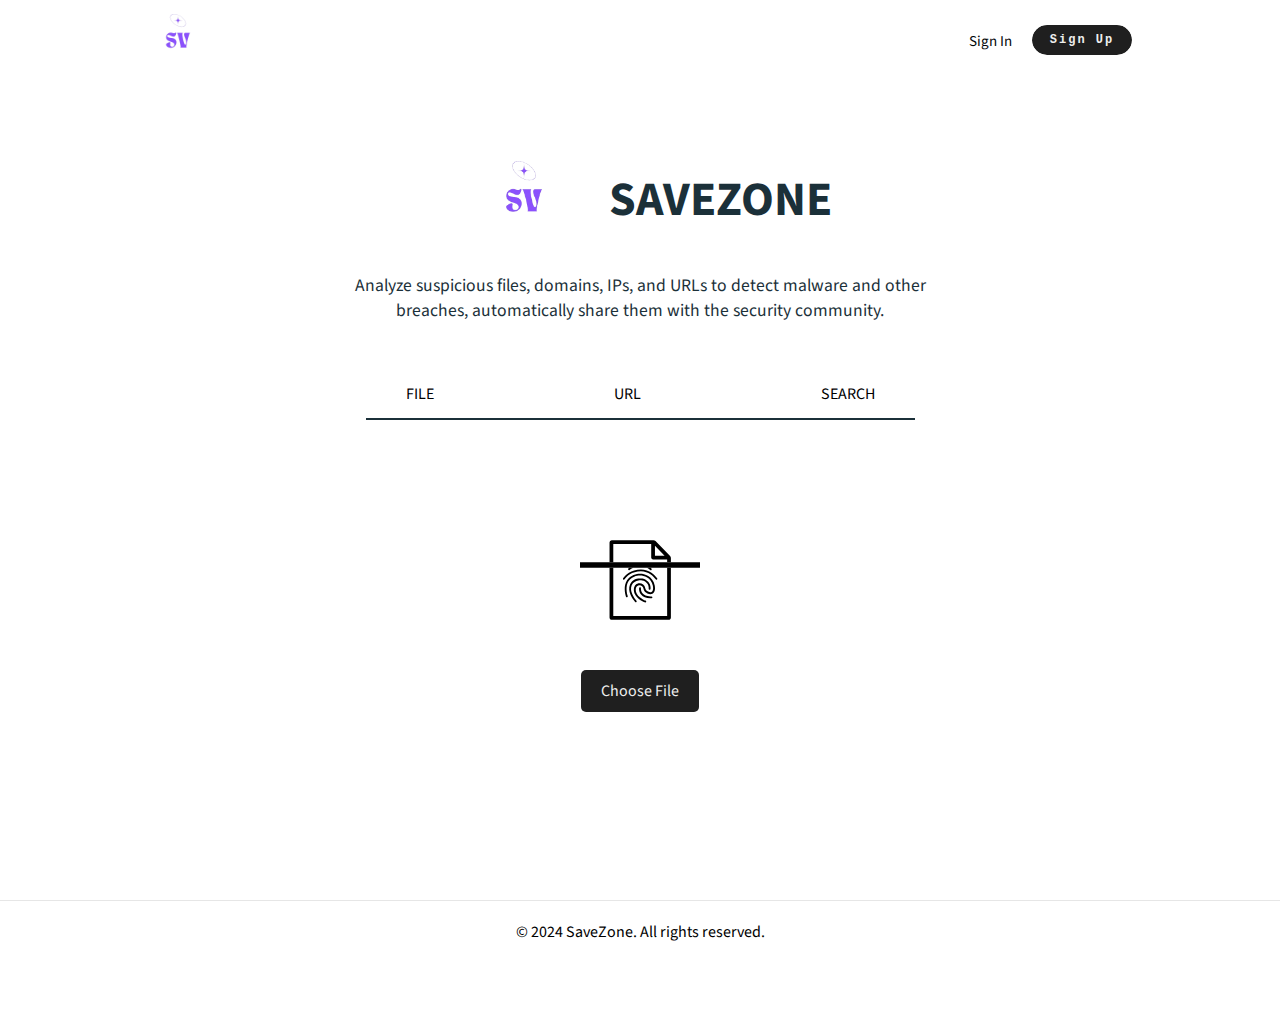
<file: SaveZone/index.html>
<!DOCTYPE html>
<html lang="en">
<head>
    <meta charset="UTF-8">
    <meta name="viewport" content="width=device-width, initial-scale=1.0">
    <title>Navbar Dos</title>
    <link rel="stylesheet" href="https://fonts.googleapis.com/css2?family=Source+Sans+Pro:wght@400;600&display=swap">
    <link rel="stylesheet" href="styles.css">
</head>
<body>
    <header class="header">
        <div class="logo">
            <img src="img/logo1.png" alt="Logo de la marca">
        </div>
        <nav>
            <ul class="nav-links">
                <li><a href="signin/signin.html">Sign In</a></li>
                <li>
                    <a href="signup/signup.html">
                        <button class="btn">
                            <span>Sign Up</span>
                            <div class="container">
                                <svg height="35" width="35" xmlns="http://www.w3.org/2000/svg" version="1.1" viewBox="0 0 1024 1024" class="icon">
                                    <!-- Iconos SVG aquí -->
                                </svg>
                            </div>
                        </button>
                    </a>
                </li>
            </ul>            
        </nav>
    </header>

    <main class="main-content">
        <div class="center-content">
            <img src="img/logo1.png" alt="Logo de la marca" class="center-logo">
            <h1 class="page-title">SAVEZONE</h1>
        </div>
        <p class="description">
            Analyze suspicious files, domains, IPs, and URLs to detect malware and other breaches, automatically share them with the security community.
        </p>
        <div class="button-group">
            <button class="action-button" onclick="showFileChooser()">FILE</button>
            <button class="action-button" onclick="showUrlInput()">URL</button>
            <button class="action-button">SEARCH</button>
        </div>
        <div class="container">
            <div id="fileInputContainer">
                <input type="file" id="fileInput">
                <svg xmlns="http://www.w3.org/2000/svg" height="80" fill="currentColor" viewBox="0 0 256 170">
                    <g>
                      <path style="fill: var(--bs-body-color)" d="M71 8h80.9v29.1c0 2.2 1.8 4 4 4h30V47h8v-9.1c0-1.6-.6-3.1-1.7-4.2L161.1 1.8C160 .6 158.4 0 156.8 0H68c-2.8 0-5 2.2-5 5v42h8V8Zm88.9 4 20.5 21h-20.5V12Z"></path>
                      <path style="fill: var(--bs-tertiary-color)" fill-rule="evenodd" d="M185.9 161.9H71V59h-8v105.9c0 2.8 2.2 5 5 5h120.9c2.8 0 5-2.2 5-5V59h-8v102.9ZM103 63.3c.7.8 2 .9 2.8.2 1.8-1.6 4.6-3.2 8-4.5h-8.7c-.7.5-1.3 1-1.9 1.5-.9.7-.9 2-.2 2.8Zm49.5.1c.8-.8.7-2.1-.1-2.8l-1.8-1.5h-7.7c2.4 1.1 4.7 2.6 6.8 4.5.7.6 2 .6 2.8-.2Zm-41.1 51.7c-2.6-6.1-3.7-12.8-1.1-18.8 2.9-6.7 8.6-9.6 14.3-10.4 2.9-.4 5.7-.3 8.1.1 2.4.4 4.3 1.1 5.2 1.7 4.7 3.1 9.5 7.7 8.6 16.1-.1 1.1.7 2.1 1.8 2.2 1.1.1 2.1-.7 2.2-1.8 1.1-10.6-5.1-16.5-10.4-19.9-1.6-1-4-1.8-6.7-2.3-2.8-.5-6-.6-9.3-.1-6.7 1-13.8 4.5-17.4 12.8-3.2 7.4-1.7 15.4 1.1 21.9 2.8 6.6 7 12.2 9.8 15.2.7.8 2 .9 2.8.1.8-.7.9-2 .1-2.8-2.6-2.7-6.5-7.9-9.1-14ZM128 71.5c4.4-.1 11.3 1.2 17.5 4.9 6.3 3.8 12 10.2 13.9 20.3 1.2 6.1.7 10.7-1.2 13.9-1.9 3.2-5.1 4.6-8.3 4.6-3.2 0-6.5-1.3-9.1-3.3-2.6-2.1-4.7-5-5.3-8.5-.8-4.7-4.7-7.4-8.6-7.3-2 0-3.8.7-5.2 2.1-1.5 1.4-2.6 3.6-2.8 7-.4 6.6 3.6 12.4 8.7 16.8 2.5 2.1 5.1 3.9 7.4 5.1 2.3 1.2 4 1.8 4.6 1.9 1.1.1 1.8 1.1 1.7 2.2-.1 1.1-1.1 1.8-2.2 1.7-1.3-.2-3.6-1.1-6-2.4-2.4-1.3-5.4-3.2-8.1-5.6-5.5-4.7-10.7-11.7-10.1-20.1.2-4.1 1.7-7.3 3.9-9.5s5.1-3.3 7.9-3.3c5.6-.1 11.4 3.8 12.6 10.6.4 2.3 1.9 4.4 3.9 6 2 1.6 4.5 2.5 6.6 2.5 2.1 0 3.8-.8 4.9-2.7 1.2-2 1.8-5.5.7-11.1-1.7-8.7-6.6-14.2-12.1-17.5-5.6-3.4-11.7-4.5-15.4-4.4h-.1c-5.3-.2-17.6 2.1-24.3 12.1-3.2 5-4.3 11.2-4.2 17.2.1 6 1.4 11.5 2.5 14.6.4 1-.2 2.1-1.2 2.5-1 .4-2.1-.2-2.5-1.2-1.2-3.5-2.6-9.4-2.7-15.8-.1-6.4 1-13.5 4.9-19.4C108 73.8 122 71.3 128 71.5Zm5.8 42.5c3.1 3.6 8.7 6.6 18.6 6 1.1-.1 2 .8 2.1 2 0 1.1-.8 2-1.9 2.1-10.9.6-17.8-2.7-21.9-7.4-4-4.7-5-10.4-4.7-14.3 0-1.1 1-2 2.1-1.9 1.1 0 2 1 1.9 2.1-.2 3.1.6 7.7 3.8 11.4ZM95.2 83.5c-.5 1-1.8 1.3-2.7.7-1-.6-1.3-1.8-.7-2.7 4-6.5 17-19 38.2-19 18 0 30.5 12.6 34.7 18.9.6.9.3 2.2-.6 2.8-.9.6-2.2.3-2.8-.6-3.8-5.7-15.2-17.1-31.3-17.1-19.6 0-31.4 11.5-34.8 17Z" clip-rule="evenodd"></path>
                      <path style="fill: var(--bs-primary)" d="M185.9 47H0v12h256V47h-70.1Z"></path>
                  
                    </g>
                  </svg>
                  
                <label for="fileInput" class="file-label">Choose File</label>
            </div>
        </div>
    
        <script>
            document.getElementById('fileInput').addEventListener('change', async (event) => {
                const file = event.target.files[0];
                if (file) {
                    const formData = new FormData();
                    formData.append('file', file);
    
                    try {
                        const response = await fetch('http://localhost:9090/api/virus/files', {
                            method: 'POST',
                            body: formData,
                        });
                        const result = await response.json();
                        const id = result.data.id;
                        console.log('ID:', id);
    
                        // Consumir la segunda ruta con el ID obtenido
                        const analysisResponse = await fetch(`http://localhost:9090/api/virus/analyses/${id}`, {
                            method: 'GET'
                        });
                        const analysisResult = await analysisResponse.json();
    
                        // Obtener el nombre del archivo
                        const fileName = file.name;
    
                        // Redirigir a la página de resultados con los datos obtenidos
                        const params = new URLSearchParams({
                            detectionRatio: `${analysisResult.data.attributes.stats.malicious}/${analysisResult.data.attributes.stats.undetected + analysisResult.data.attributes.stats.malicious}`,
                            malicious: analysisResult.data.attributes.stats.malicious,
                            failure: analysisResult.data.attributes.stats.failure,
                            undetected: analysisResult.data.attributes.stats.undetected,
                            suspicious: analysisResult.data.attributes.stats.suspicious,
                            harmless: analysisResult.data.attributes.stats.harmless,
                            timeout: analysisResult.data.attributes.stats.timeout,
                            typeUnsupported: analysisResult.data.attributes.stats['type-unsupported'],
                            confirmedTimeout: analysisResult.data.attributes.stats['confirmed-timeout'],
                            fileName: fileName 
                            
                        });
    
                        window.location.href = `detalles/results.html?${params.toString()}`;
                    } catch (error) {
                        console.error('Error:', error);
                    }
                }
            });
        </script>
        
        <div id="urlInputContainer">
            <!-- SVG y campo de entrada para la URL -->
            <svg xmlns="http://www.w3.org/2000/svg" height="70" viewBox="0 0 746 525">
                <path style="fill: var(--bs-tertiary-bg)" d="M596.5 241h-90.2c-.3-11.5-1.1-22.8-2.2-34h-30.2c1.2 11.1 2 22.5 2.3 34H386v-34h-30v34h-90.2c.4-11.5 1.1-22.9 2.3-34h-30.2c-1.1 11.1-1.8 22.5-2.2 34h-90.2c.8-11.5 2.4-22.9 4.8-34h-30.7c-3.1 16-4.7 32.4-4.7 49 0 68.4 26.6 132.7 75 181 48.4 48.4 112.6 75 181 75s132.7-26.6 181-75c48.4-48.4 75-112.6 75-181 0-16.6-1.6-33-4.7-49h-30.7c2.6 11.1 4.2 22.5 5 34zM171.1 361.5c-14.7-27.8-23.4-58.5-25.5-90.4h90.2c.9 31.6 4.8 62.2 11.5 90.4h-76.2zm40.1 54.3c-7.6-7.6-14.6-15.7-21.1-24.3h65.4c4.8 14.8 10.4 28.8 16.9 41.6 6.8 13.5 14.2 25.5 22.2 35.7-31-11.1-59.4-29-83.4-53zm88 3.9c-4.4-8.8-8.4-18.2-12-28.2H356v87.9c-20.7-6.9-40.8-27.8-56.8-59.7zm56.8-58.2h-77.9c-7.1-27.8-11.3-58.5-12.3-90.4H356v90.4zm30-90.5h90.2c-1 32-5.2 62.6-12.3 90.4H386V271zm0 208.4v-87.9h68.7c-3.6 9.9-7.6 19.4-12 28.2-15.9 31.9-36 52.8-56.7 59.7zm144.8-63.6c-24 24-52.4 41.9-83.4 53 8-10.2 15.5-22.1 22.2-35.7 6.4-12.8 12-26.8 16.9-41.6h65.4c-6.5 8.6-13.5 16.7-21.1 24.3zm40.1-54.3h-76.1c6.6-28.2 10.5-58.8 11.5-90.4h90.2c-2.1 31.9-10.8 62.6-25.6 90.4z"></path>
                <path style="fill: var(--bs-body-color)" d="M150.4 207c4.3-19.7 11.3-38.7 20.7-56.5h76.1c-4.2 18-7.3 36.9-9.3 56.5h30.2c2.1-19.7 5.4-38.7 10-56.5H356V207h30v-56.5h77.9c4.5 17.8 7.9 36.8 10 56.5h30.2c-1.9-19.6-5.1-38.5-9.3-56.5h76.1c9.4 17.8 16.3 36.7 20.7 56.5h30.7c-9.6-49.7-33.7-95.4-70.3-132C503.7 26.6 439.4 0 371 0S238.3 26.6 190 75c-36.6 36.6-60.7 82.3-70.3 132h30.7zM530.8 96.2c7.6 7.6 14.6 15.7 21.1 24.3h-65.4c-4.8-14.8-10.4-28.8-16.9-41.6-6.8-13.5-14.2-25.5-22.2-35.7 31 11.1 59.4 29 83.4 53zM386 32.6c20.7 6.9 40.8 27.8 56.7 59.7 4.4 8.8 8.4 18.2 12 28.2H386V32.6zm-30 0v87.9h-68.7c3.6-9.9 7.6-19.4 12-28.2 15.9-31.9 36-52.8 56.7-59.7zM211.2 96.2c24-24 52.4-41.9 83.4-53-8 10.2-15.5 22.1-22.2 35.7-6.4 12.8-12 26.8-16.9 41.6h-65.4c6.5-8.6 13.5-16.7 21.1-24.3z"></path>
                <path style="fill: var(--bs-primary)" d="M.5 177h745v30H.5z"></path>
            </svg>
            <form id="urlForm">
                <input type="text" id="urlInput" placeholder="Enter URL">
                <button type="submit">Enviar</button>
            </form>
        </div>
        
        
        <script>
            document.addEventListener('DOMContentLoaded', function() {
                const form = document.getElementById('urlForm');
            
                form.addEventListener('submit', function(event) {
                    event.preventDefault(); 
            
                    const urlInput = document.getElementById('urlInput').value;
            
                    const apiUrl = 'http://localhost:9090/api/client';
            
                    const data = {
                        url: urlInput
                    };
            
                    const options = {
                        method: 'POST',
                        headers: {
                            'Content-Type': 'application/json'
                        },
                        body: JSON.stringify(data)
                    };
            
                    async function sendRequest() {
                        try { 
                            const response = await fetch(apiUrl, options);
                if (!response.ok) {
                    throw new Error('Error en la solicitud: ' + response.statusText);
                }
                const responseData = await response.json();

                // Formatear la respuesta en HTML
                const formattedResponse = `
                    <p><strong>URL:</strong> ${responseData.url}</p>
                    <p><strong>Prediction:</strong> ${responseData.prediction}</p>
                    <ul>
                        <li><strong>Benign:</strong> ${responseData.probabilities.benign}</li>
                        <li><strong>Defacement:</strong> ${responseData.probabilities.defacement}</li>
                        <li><strong>Malware:</strong> ${responseData.probabilities.malware}</li>
                        <li><strong>Phishing:</strong> ${responseData.probabilities.phishing}</li>
                    </ul>
                `;

                // Mostrar el contenedor y la respuesta formateada
                const apiResponseContainer = document.getElementById('apiResponseContainer');
                apiResponseContainer.style.display = 'block';
                const apiResponse = document.getElementById('apiResponse');
                apiResponse.innerHTML = formattedResponse;
            } catch (error) {
                console.error('Error:', error);
                alert('Error al enviar la solicitud');
            }
        }

        // Llamar a la función para enviar la solicitud
        sendRequest();
    });
});
</script>
        
        
       
        
    </main>
    <footer class="footer">
        <div class="footer-content">
            <p>© 2024 SaveZone. All rights reserved.</p>
        </div>
    </footer>

    <script>
        function showFileChooser() {
            document.getElementById('fileInputContainer').style.display = 'block';
            document.getElementById('urlInputContainer').style.display = 'none';
        }

        function showUrlInput() {
            document.getElementById('fileInputContainer').style.display = 'none';
            document.getElementById('urlInputContainer').style.display = 'block';
        }
    </script>
    
    
</body>
</html>
</file>
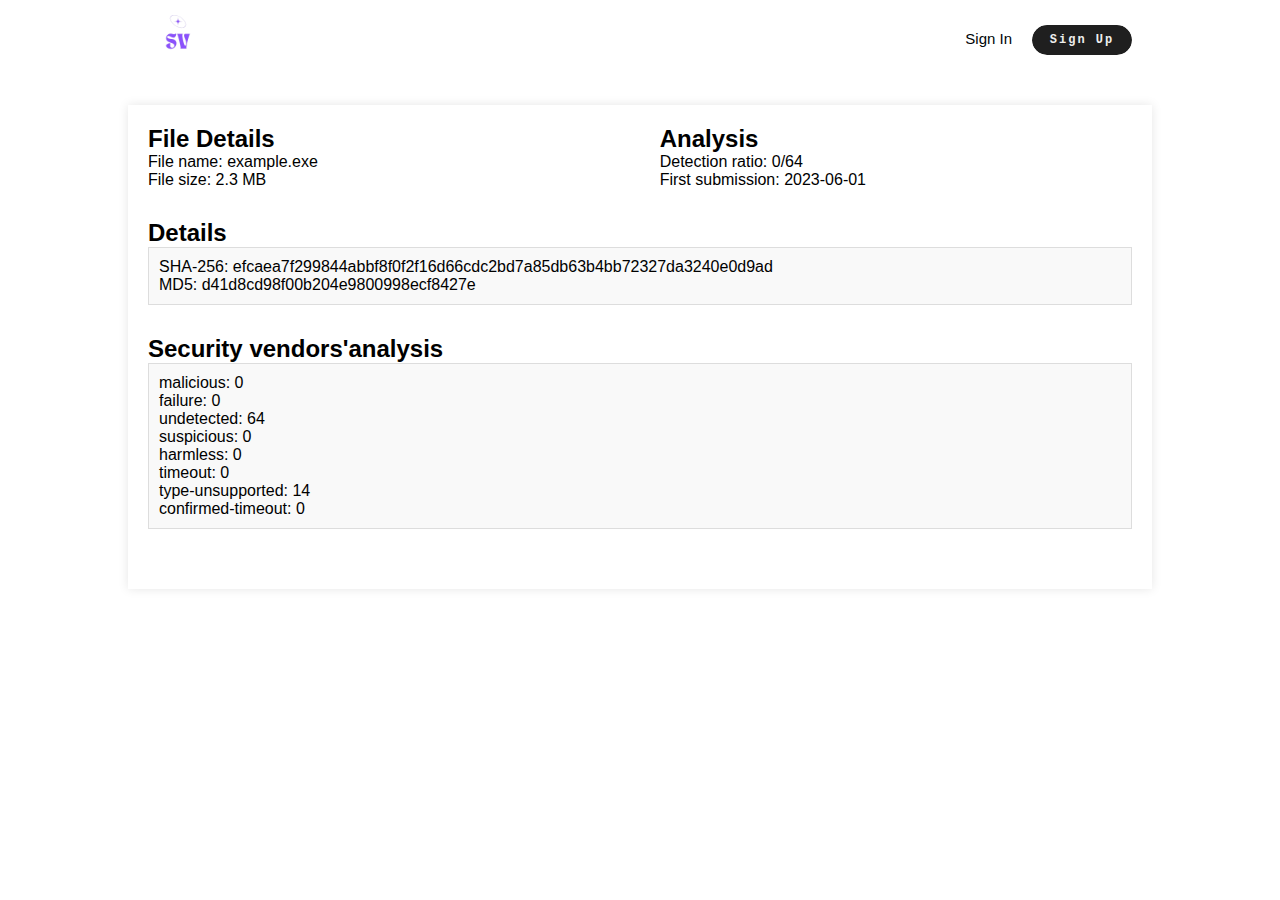
<file: SaveZone/detalles/detalles.html>
<!DOCTYPE html>
<html lang="en">
<head>
    <meta charset="UTF-8">
    <meta name="viewport" content="width=device-width, initial-scale=1.0">
    <link rel="stylesheet" href="detalles.css">
    <title>SaveZone</title>
</head>
<body>
    <header class="header">
        <div class="logo">
            <img src="../img/logo1.png" alt="Logo de la marca">
        </div>
        <nav>
            <ul class="nav-links">
                <li><a href="signin/signin.html">Sign In</a></li>
                <li>
                    <a href="signup/signup.html">
                        <button class="btn">
                            <span>Sign Up</span>
                            <div class="container">
                                <svg height="35" width="35" xmlns="http://www.w3.org/2000/svg" version="1.1" viewBox="0 0 1024 1024" class="icon">
                                    <!-- Iconos SVG aquí -->
                                </svg>
                            </div>
                        </button>
                    </a>
                </li>
            </ul>            
        </nav>
    </header>
    <div class="container">
        <div class="file-info">
            <div>
                <h2>File Details</h2>
                <p>File name: example.exe</p>
                <p>File size: 2.3 MB</p>
            </div>
            <div>
                <h2>Analysis</h2>
                <p>Detection ratio: 0/64</p>
                <p>First submission: 2023-06-01</p>
            </div>
        </div>
        <div class="sections">
            <h2>Details</h2>
            <div class="section-content">
                <p>SHA-256: efcaea7f299844abbf8f0f2f16d66cdc2bd7a85db63b4bb72327da3240e0d9ad</p>
                <p>MD5: d41d8cd98f00b204e9800998ecf8427e</p>
            </div>
            <h2>Security vendors'analysis</h2>
            <div class="section-content">
                <p>malicious: 0<br>
                    failure: 0<br>
                    undetected: 64<br>
                    suspicious: 0<br>
                    harmless: 0<br>
                    timeout: 0<br>
                    type-unsupported: 14<br>
                    confirmed-timeout: 0</p>
            </div>
        </div>
    </div>
</body>
</html>
</file>
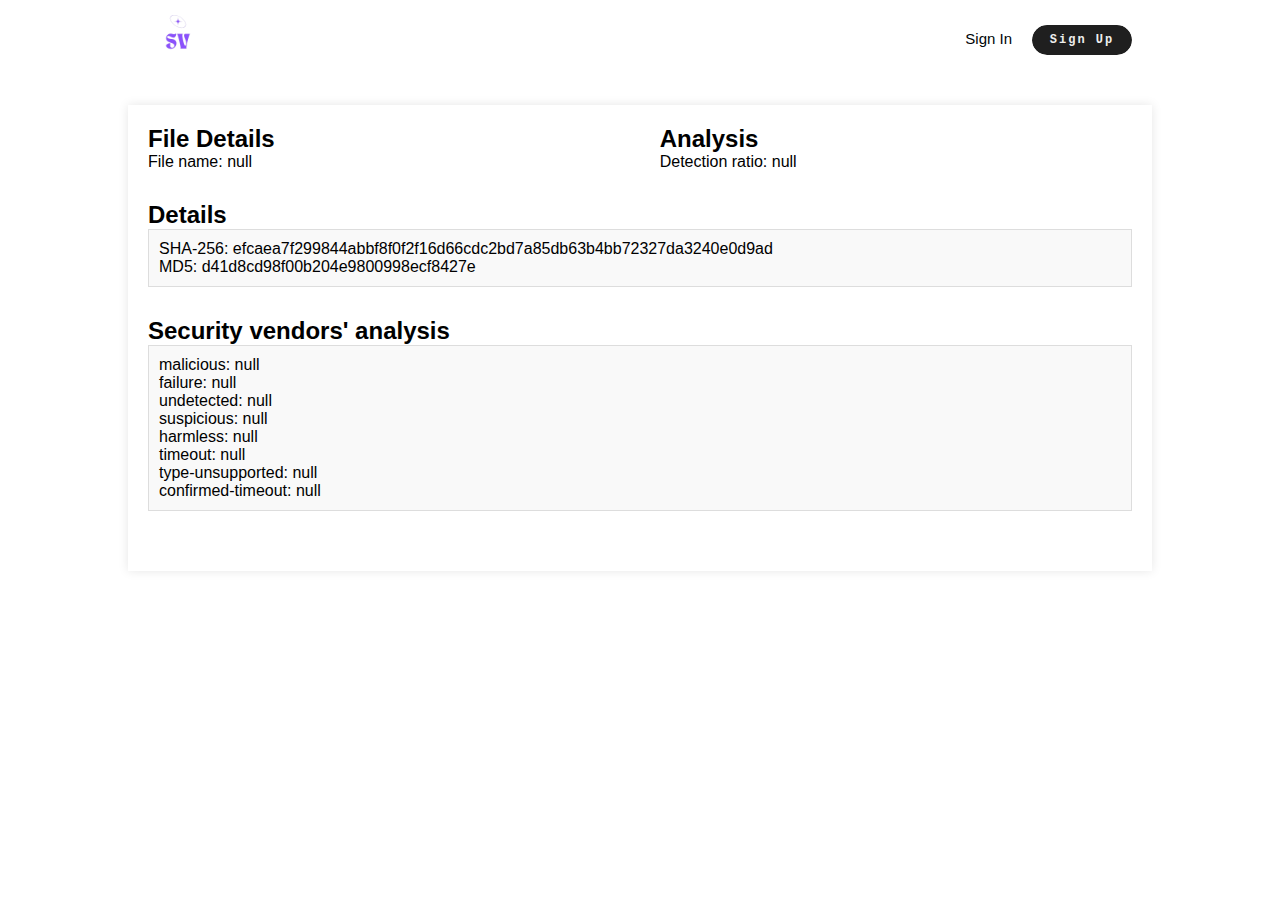
<file: SaveZone/detalles/results.html>
<!DOCTYPE html>
<html lang="en">
<head>
    <meta charset="UTF-8">
    <meta name="viewport" content="width=device-width, initial-scale=1.0">
    <link rel="stylesheet" href="detalles.css">
    <title>SaveZone - Results</title>
</head>
<body>
    <header class="header">
        <div class="logo">
            <img src="../img/logo1.png" alt="Logo de la marca">
        </div>
        <nav>
            <ul class="nav-links">
                <li><a href="signin/signin.html">Sign In</a></li>
                <li>
                    <a href="signup/signup.html">
                        <button class="btn">
                            <span>Sign Up</span>
                            <div class="container">
                                <svg height="35" width="35" xmlns="http://www.w3.org/2000/svg" version="1.1" viewBox="0 0 1024 1024" class="icon">
                                    <!-- Iconos SVG aquí -->
                                </svg>
                            </div>
                        </button>
                    </a>
                </li>
            </ul>            
        </nav>
    </header>
    <div class="container">
        <div class="file-info">
            <div>
                <h2>File Details</h2>
                <p id="fileName">File name: example.exe</p>
                
            </div>
            <div>
                <h2>Analysis</h2>
                <p id="detectionRatio">Detection ratio: 0/64</p>
            </div>
        </div>
        <div class="sections">
            <h2>Details</h2>
            <div class="section-content">
                <p id="sha256">SHA-256: efcaea7f299844abbf8f0f2f16d66cdc2bd7a85db63b4bb72327da3240e0d9ad</p>
                <p id="md5">MD5: d41d8cd98f00b204e9800998ecf8427e</p>
            </div>
            <h2>Security vendors' analysis</h2>
            <div class="section-content">
                <p id="analysisResults">
                    malicious: 0<br>
                    failure: 0<br>
                    undetected: 64<br>
                    suspicious: 0<br>
                    harmless: 0<br>
                    timeout: 0<br>
                    type-unsupported: 14<br>
                    confirmed-timeout: 0
                </p>
            </div>
        </div>
    </div>

    <script>
        // Obtener parámetros de la URL
        const params = new URLSearchParams(window.location.search);

        // Actualizar el contenido de la página con los datos obtenidos
        document.getElementById('fileName').textContent = `File name: ${params.get('fileName')}`;
        document.getElementById('detectionRatio').textContent = `Detection ratio: ${params.get('detectionRatio')}`;
        document.getElementById('analysisResults').innerHTML = `
            malicious: ${params.get('malicious')}<br>
            failure: ${params.get('failure')}<br>
            undetected: ${params.get('undetected')}<br>
            suspicious: ${params.get('suspicious')}<br>
            harmless: ${params.get('harmless')}<br>
            timeout: ${params.get('timeout')}<br>
            type-unsupported: ${params.get('typeUnsupported')}<br>
            confirmed-timeout: ${params.get('confirmedTimeout')}
        `;
    </script>
</body>
</html>
</file>
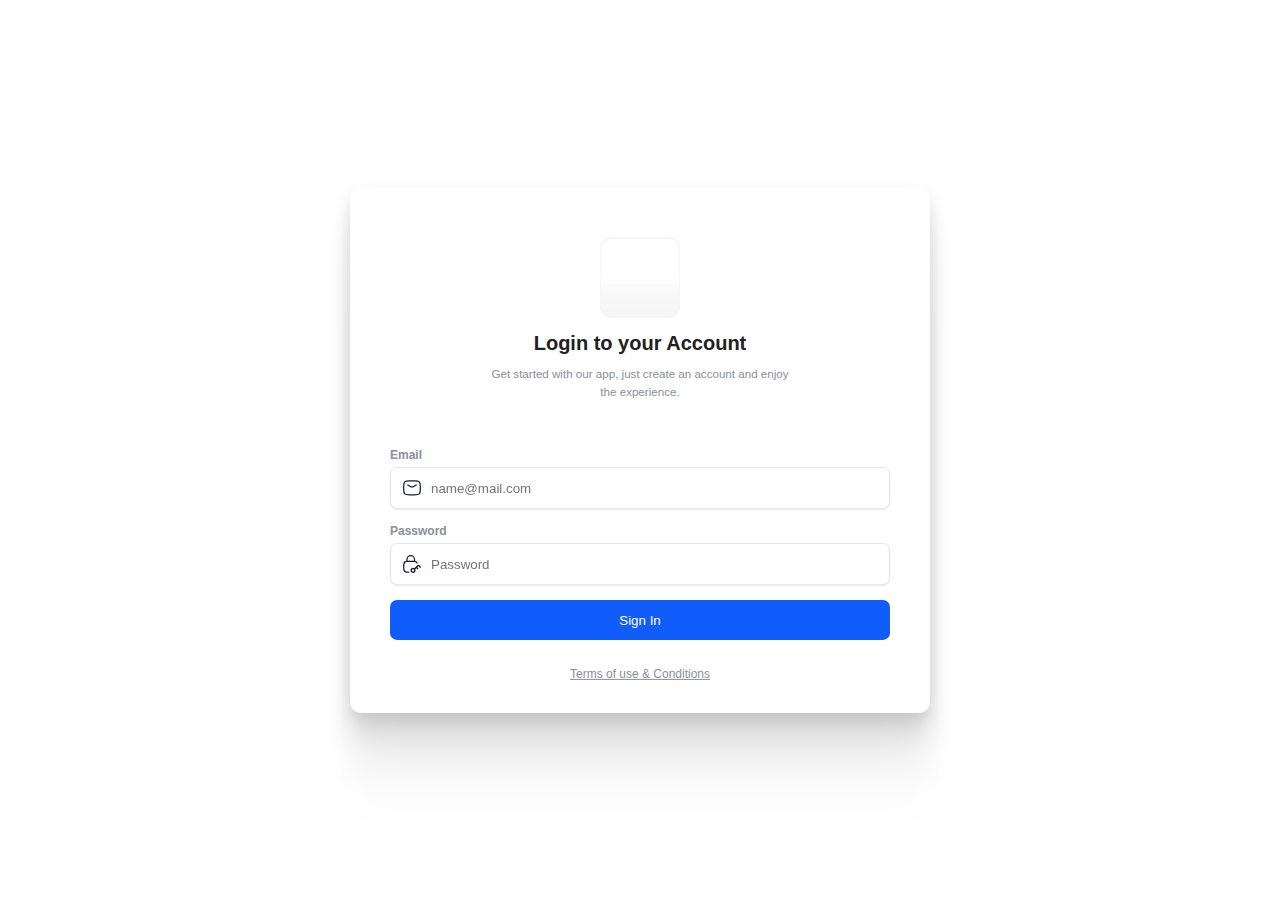
<file: SaveZone/signin/signin.html>
<!DOCTYPE html>
<html lang="en">
<head>
    <meta charset="UTF-8">
    <meta name="viewport" content="width=device-width, initial-scale=1.0">
    <link rel="stylesheet" href="signin.css">
    <title>Document</title>
</head>
<body>
    <form class="form_container">
        <div class="logo_container"></div>
        <div class="title_container">
          <p class="title">Login to your Account</p>
          <span class="subtitle">Get started with our app, just create an account and enjoy the experience.</span>
        </div>
        <br>
        <div class="input_container">
          <label class="input_label" for="email_field">Email</label>
          <svg fill="none" viewBox="0 0 24 24" height="24" width="24" xmlns="http://www.w3.org/2000/svg" class="icon">
            <path stroke-linejoin="round" stroke-linecap="round" stroke-width="1.5" stroke="#141B34" d="M7 8.5L9.94202 10.2394C11.6572 11.2535 12.3428 11.2535 14.058 10.2394L17 8.5"></path>
            <path stroke-linejoin="round" stroke-width="1.5" stroke="#141B34" d="M2.01577 13.4756C2.08114 16.5412 2.11383 18.0739 3.24496 19.2094C4.37608 20.3448 5.95033 20.3843 9.09883 20.4634C11.0393 20.5122 12.9607 20.5122 14.9012 20.4634C18.0497 20.3843 19.6239 20.3448 20.7551 19.2094C21.8862 18.0739 21.9189 16.5412 21.9842 13.4756C22.0053 12.4899 22.0053 11.5101 21.9842 10.5244C21.9189 7.45886 21.8862 5.92609 20.7551 4.79066C19.6239 3.65523 18.0497 3.61568 14.9012 3.53657C12.9607 3.48781 11.0393 3.48781 9.09882 3.53656C5.95033 3.61566 4.37608 3.65521 3.24495 4.79065C2.11382 5.92608 2.08114 7.45885 2.01576 10.5244C1.99474 11.5101 1.99475 12.4899 2.01577 13.4756Z"></path>
          </svg>
          <input placeholder="name@mail.com" title="Inpit title" name="input-name" type="text" class="input_field" id="email_field">
        </div>
        <div class="input_container">
          <label class="input_label" for="password_field">Password</label>
          <svg fill="none" viewBox="0 0 24 24" height="24" width="24" xmlns="http://www.w3.org/2000/svg" class="icon">
            <path stroke-linecap="round" stroke-width="1.5" stroke="#141B34" d="M18 11.0041C17.4166 9.91704 16.273 9.15775 14.9519 9.0993C13.477 9.03404 11.9788 9 10.329 9C8.67911 9 7.18091 9.03404 5.70604 9.0993C3.95328 9.17685 2.51295 10.4881 2.27882 12.1618C2.12602 13.2541 2 14.3734 2 15.5134C2 16.6534 2.12602 17.7727 2.27882 18.865C2.51295 20.5387 3.95328 21.8499 5.70604 21.9275C6.42013 21.9591 7.26041 21.9834 8 22"></path>
            <path stroke-linejoin="round" stroke-linecap="round" stroke-width="1.5" stroke="#141B34" d="M6 9V6.5C6 4.01472 8.01472 2 10.5 2C12.9853 2 15 4.01472 15 6.5V9"></path>
            <path fill="#141B34" d="M21.2046 15.1045L20.6242 15.6956V15.6956L21.2046 15.1045ZM21.4196 16.4767C21.7461 16.7972 22.2706 16.7924 22.5911 16.466C22.9116 16.1395 22.9068 15.615 22.5804 15.2945L21.4196 16.4767ZM18.0228 15.1045L17.4424 14.5134V14.5134L18.0228 15.1045ZM18.2379 18.0387C18.5643 18.3593 19.0888 18.3545 19.4094 18.028C19.7299 17.7016 19.7251 17.1771 19.3987 16.8565L18.2379 18.0387ZM14.2603 20.7619C13.7039 21.3082 12.7957 21.3082 12.2394 20.7619L11.0786 21.9441C12.2794 23.1232 14.2202 23.1232 15.4211 21.9441L14.2603 20.7619ZM12.2394 20.7619C11.6914 20.2239 11.6914 19.358 12.2394 18.82L11.0786 17.6378C9.86927 18.8252 9.86927 20.7567 11.0786 21.9441L12.2394 20.7619ZM12.2394 18.82C12.7957 18.2737 13.7039 18.2737 14.2603 18.82L15.4211 17.6378C14.2202 16.4587 12.2794 16.4587 11.0786 17.6378L12.2394 18.82ZM14.2603 18.82C14.8082 19.358 14.8082 20.2239 14.2603 20.7619L15.4211 21.9441C16.6304 20.7567 16.6304 18.8252 15.4211 17.6378L14.2603 18.82ZM20.6242 15.6956L21.4196 16.4767L22.5804 15.2945L21.785 14.5134L20.6242 15.6956ZM15.4211 18.82L17.8078 16.4767L16.647 15.2944L14.2603 17.6377L15.4211 18.82ZM17.8078 16.4767L18.6032 15.6956L17.4424 14.5134L16.647 15.2945L17.8078 16.4767ZM16.647 16.4767L18.2379 18.0387L19.3987 16.8565L17.8078 15.2945L16.647 16.4767ZM21.785 14.5134C21.4266 14.1616 21.0998 13.8383 20.7993 13.6131C20.4791 13.3732 20.096 13.1716 19.6137 13.1716V14.8284C19.6145 14.8284 19.619 14.8273 19.6395 14.8357C19.6663 14.8466 19.7183 14.8735 19.806 14.9391C19.9969 15.0822 20.2326 15.3112 20.6242 15.6956L21.785 14.5134ZM18.6032 15.6956C18.9948 15.3112 19.2305 15.0822 19.4215 14.9391C19.5091 14.8735 19.5611 14.8466 19.5879 14.8357C19.6084 14.8273 19.6129 14.8284 19.6137 14.8284V13.1716C19.1314 13.1716 18.7483 13.3732 18.4281 13.6131C18.1276 13.8383 17.8008 14.1616 17.4424 14.5134L18.6032 15.6956Z"></path>
          </svg>
          <input placeholder="Password" title="Inpit title" name="input-name" type="password" class="input_field" id="password_field">
        </div>
        <button title="Sign In" type="submit" class="sign-in_btn">
          <span>Sign In</span>
        </button>
        <p class="note">Terms of use &amp; Conditions</p>
      </form>
</body>
</html>
</file>
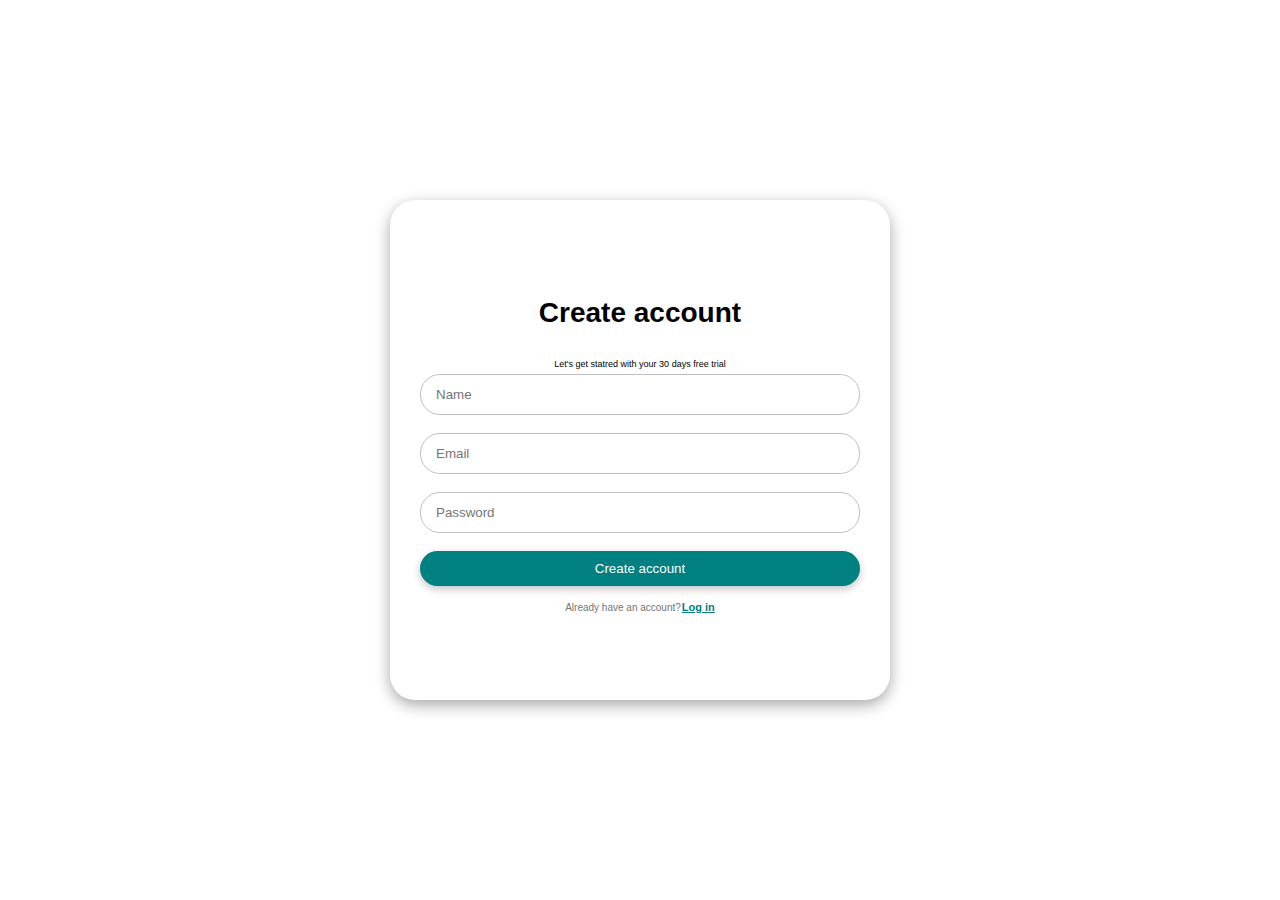
<file: SaveZone/signup/signup.html>
<!DOCTYPE html>
<html lang="en">
<head>
    <meta charset="UTF-8">
    <meta name="viewport" content="width=device-width, initial-scale=1.0">
    <link rel="stylesheet" href="signup.css">
    <title>Document</title>
</head>
<body>
    <div class="form-container">
        <p class="title">Create account</p>
        <p class="sub-title">Let's get statred with your 30 days free trial</p>
        <form class="form">
          <input type="text" class="input" placeholder="Name">
          <input type="email" class="input" placeholder="Email">
          <input type="password" class="input" placeholder="Password">
          <button class="form-btn">Create account</button>
        </form>
        <p class="sign-up-label">
          Already have an account?<span class="sign-up-link">Log in</span>
        </p>
      </div>
</body>
</html>
</file>
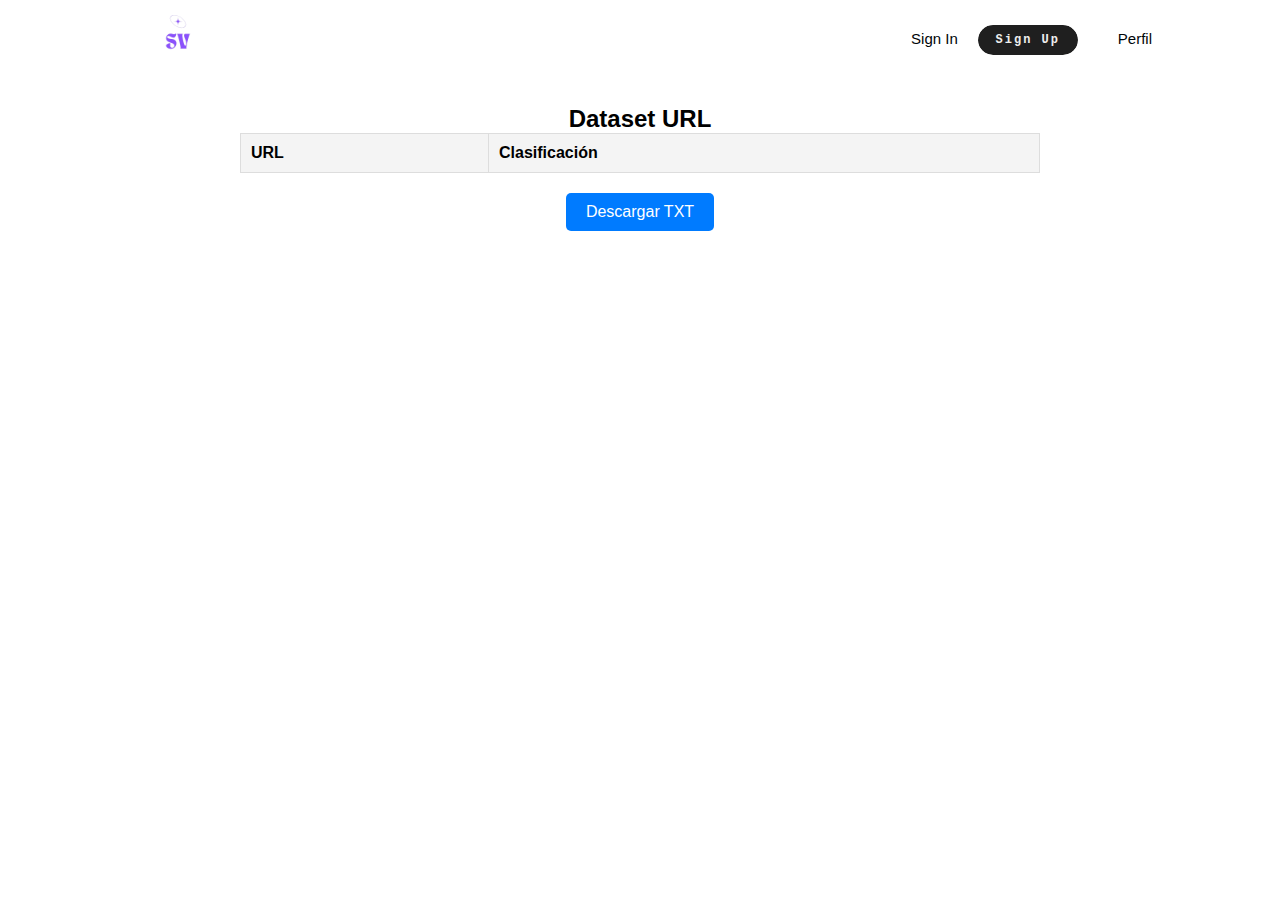
<file: SaveZone/usuario/data/dataset.html>
<!DOCTYPE html>
<html lang="en">
<head>
    <meta charset="UTF-8">
    <meta name="viewport" content="width=device-width, initial-scale=1.0">
    <title>Document</title>
    <link rel="stylesheet" href="../../styles.css">
    <link rel="stylesheet" href=" data.css">
</head>
<body>
    <header class="header">
        <div class="logo">
            <a href="/SaveZone/index.html">
            <img src="../../img/logo1.png" alt="Logo de la marca">
            
        </a>
        </div>
        <nav>
            <ul class="nav-links">
                <li><a href="signin/signin.html">Sign In</a></li>
                <li>
                    <a href="signup/signup.html">
                        <button class="btn">
                            <span>Sign Up</span>
                            <div class="container">
                                <svg height="35" width="35" xmlns="http://www.w3.org/2000/svg" version="1.1" viewBox="0 0 1024 1024" class="icon">
                                    <!-- Iconos SVG aquí -->
                                </svg>
                            </div>
                        </button>
                    </a>
                </li>
                <li><a href="../prueba.html">Perfil</a></li>
            </ul>
        </nav>
    </header>
    <main>
        <section class="activity-history">
            <h2>Dataset URL</h2>
            <table id="activity-table">
                <thead>
                    <tr>
                        <th>URL</th>
                        <th>Clasificación</th>
                    </tr>
                </thead>
                <tbody id="activity-table-body">
                    <!-- Datos serán insertados aquí por JavaScript -->
                </tbody>
            </table>
            <button id="download-btn">Descargar TXT</button>
        </section>
    </main>
    <script>
        document.addEventListener('DOMContentLoaded', () => {
            fetch('http://localhost:9090/api/urls')
                .then(response => response.json())
                .then(data => {
                    const tableBody = document.getElementById('activity-table-body');
                    data.forEach(item => {
                        const row = document.createElement('tr');
                        const urlCell = document.createElement('td');
                        urlCell.textContent = item.url;
                        const classificationCell = document.createElement('td');
                        classificationCell.textContent = item.classification;
                        row.appendChild(urlCell);
                        row.appendChild(classificationCell);
                        tableBody.appendChild(row);
                    });
                })
                .catch(error => console.error('Error fetching data:', error));
            
            document.getElementById('download-btn').addEventListener('click', () => {
                const table = document.getElementById('activity-table');
                const rows = table.querySelectorAll('tr');
                let txtContent = '';

                rows.forEach((row, index) => {
                    const cells = row.querySelectorAll('th, td');
                    const rowData = Array.from(cells).map(cell => cell.textContent).join(' | ');
                    txtContent += rowData + (index < rows.length - 1 ? '\n' : '');
                });

                const blob = new Blob([txtContent], { type: 'text/plain;charset=utf-8;' });
                const url = URL.createObjectURL(blob);
                const link = document.createElement('a');
                link.href = url;
                link.setAttribute('download', 'historial_actividades.txt');
                document.body.appendChild(link);
                link.click();
                document.body.removeChild(link);
            });
        });
    </script>
</body>
</html>
</file>
<file: SaveZone/styles.css>
/* styles.css */
body {
    display: flex;
    flex-direction: column;
    min-height: 100vh;
    margin: 0;
    padding-bottom: 50px; /* Espacio inferior para evitar que el contenido choque con el footer */
}
* {
    box-sizing: border-box;
    margin: 0;
    padding: 0;
    font-family: 'Source Sans Pro', sans-serif;
}
.header {
    display: flex;
    justify-content: space-between;
    align-items: center;
    height: 85px;
    padding: 5px 10%;
}

.header .logo {
    cursor: pointer;
}

.header .logo img {
    height: 100px;
    width: auto;
    transition: all 0.3s;
}

.header .logo img:hover {
    transform: scale(1.2);
}

.header .nav-links {
    list-style: none;
    display: flex;
    gap: 20px;
}

.header .nav-links li a:hover {
    color: #ffbc0e;
}

.header .nav-links a {
    font-family: 'Source Sans Pro', sans-serif;
    font-size: 15px;
    color: #000508;
    text-decoration: none;
}

.btn {
    position: relative;
    display: flex;
    overflow: hidden;
    cursor: pointer;
    width: 100px;
    height: 30px;
    background-color: #eeeeed;
    border-radius: 80px;
    border: none;
    padding: 0 40px;
    transition: all .2s ease;
    justify-content: center;
    align-items: center;
    margin-right: 20px;
    margin-top: -5px;
}

.btn:hover {
    transform: scale(1.1);
}

.btn span {
    position: absolute;
    z-index: 99;
    width: 100px;
    height: 30px;
    border-radius: 80px;
    font-family: 'Courier New', Courier, monospace;
    font-weight: 600;
    font-size: 12px;
    text-align: center;
    line-height: 30px;
    letter-spacing: 2px;
    color: #eeeeed;
    background-color: #1f1f1f;
    padding: 0 5px;
    transition: all 1.2s ease;
}

.btn .container {
    display: flex;
    width: 100px;
    border-radius: 80px;
    line-height: 30px;
}

.btn svg {
    padding: 0 5px;
    opacity: 0;
}

.btn .container svg:nth-of-type(1) {
    transition-delay: 0.65s;
}

.btn .container svg:nth-of-type(2) {
    transition-delay: 0.8s;
}

.container svg:nth-of-type(3) {
    transition-delay: 0.5s;
}

.btn:hover span {
    opacity: 0;
}

.btn:hover svg {
    opacity: 1;
}

.main-content {
    display: flex;
    flex-direction: column;
    align-items: center;
    justify-content: flex-start;
    height: calc(100vh - 85px); /* Restar la altura del header */
    text-align: center;
    padding-top: 40px; /* Ajustar el espacio superior según sea necesario */
}

.center-content {
    display: flex;
    align-items: center;
    margin-bottom: -1px; /* Espacio entre el contenido centrado y el texto */
}

.page-title {
    font-family: 'Source Sans Pro', sans-serif;
    font-size: 3rem; /* Tamaño de fuente más grande */
    color: #1b3039;
}

.center-logo {
    width: 150px; /* Tamaño más grande del logo */
    margin-right: 10px; /* Ajustar el margen derecho para acercar el título */
}

.description {
    font-family: 'Source Sans Pro', sans-serif;
    font-size: 1.1rem;
    color: #1b3039;
    max-width: 590px; /* Área de contenido más grande */
    line-height: 1.4;
}

.button-group {
    display: flex;
    justify-content: center;
    font-family: 'Source Sans Pro', sans-serif;
    margin-top: 50px;
    gap: 100px;
    position: relative; /* Establecer posición relativa para el contenedor */
}

.action-button {
    padding: 10px 30px;
    margin: 0 10px;
    border: none;
    border-radius: 5px;
    background-color: #eeeeed;
    color: #000000;
    font-family: 'Source Sans Pro', sans-serif;
    font-size: 16px;
    cursor: pointer;
    background-color: transparent;
}

.action-button:hover {
    color: #5495b1; /* Cambio de color al pasar el mouse */
}


.button-group::after {
    content: '';
    position: absolute;
    left: 0;
    bottom: -5px; /* Posición de la línea debajo de los botones */
    width: 100%;
    height: 2px; /* Grosor de la línea */
    background-color: #1b3039; /* Color de la línea */
}
.footer {
    
    border-top: 1px solid #e6e6e6; /* Línea divisora */
    color: #000000;
    padding: 20px 0; /* Ajusta el espacio interior */
    text-align: center;
}

#fileInputContainer {
    margin-top: 100px;
    display: flex;
    justify-content: center;
    align-items: center;
    flex-direction: column;
}

.file-label {
    position: relative;
    background-color: #1f1f1f;
    color: #eeeeed;
    padding: 10px 20px;
    border-radius: 5px;
    cursor: pointer;
    transition: background-color 0.3s;
    display: flex;
    align-items: center;
}

.file-label:hover {
    background-color: #000000;
}

svg {
    width: 120px; /* Ajusta el tamaño según sea necesario */
    margin-bottom: 20px;
    vertical-align: middle; /* Alinea verticalmente el SVG */
    
}

input[type="file"] {
    display: none;
}

#urlInputContainer {
    text-align: center;
    margin-top: 40px; /* Aumentado el margen superior */
    width: 100%; /* Asegura que el contenedor ocupe todo el ancho disponible */
    padding: 0 20px; /* Padding lateral para que no toque los bordes */
    display: none;
}
svg {
    display: block;
    margin: 25px auto 50px; /* Margen superior e inferior para separar más */
    max-width: 100%; /* Asegura que el SVG no se desborde */
}
#urlInput {
    padding: 10px; /* Padding ajustado para un espacio adecuado */
    width: 100%; /* Ancho aumentado para que el input ocupe todo el contenedor */
    max-width: 550px; /* Ancho máximo del input */
    border: 1px solid #ccc;
    border-radius: 4px;
    box-sizing: border-box;
    font-size: 16px; /* Tamaño de fuente ajustado para mejorar la legibilidad */
}

#urlForm button {
    margin-top: 10px;
    padding: 10px 20px;
    border: none;
    border-radius: 5px;
    background-color: #007bff;
    color: white;
    cursor: pointer;
}
#urlForm button:hover {
    background-color: #0056b3;
}
#resultContainer {
    margin-top: 20px;
    text-align: left;
    display: inline-block;
    padding: 3px;
    border: 2px solid #ddd;
    border-radius: 5px;
    background-color: #f9f9f9;
    padding-bottom: 1px;
    margin-bottom: 20px;
    width: 400px;
    
}
.hidden {
    display: none;
}
.result-item {
    margin: 5px 0;
}
.result-title {
    font-weight: bold;
}
.probability-bar {
    height: 20px;
    border-radius: 5px;
}
.benign {
    background-color: #4caf50;
}
.defacement {
    background-color: #ffeb3b;
}
.malware {
    background-color: #f44336;
}
.phishing {
    background-color: #2196f3;
}
</file>
<file: SaveZone/detalles/detalles.css>
* {
    box-sizing: border-box;
    margin: 0;
    padding: 0;
    font-family: 'Source Sans Pro', sans-serif;
}

body {
   
}

.header {
    display: flex;
    justify-content: space-between;
    align-items: center;
    height: 85px;
    padding: 5px 10%;
}

.header .logo {
    cursor: pointer;
}

.header .logo img {
    height: 100px;
    width: auto;
    transition: all 0.3s;
}

.header .logo img:hover {
    transform: scale(1.2);
}

.header .nav-links {
    list-style: none;
    display: flex;
    gap: 20px;
}

.header .nav-links li a:hover {
    color: #ffbc0e;
}

.header .nav-links a {
    font-family: 'Source Sans Pro', sans-serif;
    font-size: 15px;
    color: #000508;
    text-decoration: none;
}

.btn {
    position: relative;
    display: flex;
    overflow: hidden;
    cursor: pointer;
    width: 100px;
    height: 30px;
    background-color: #eeeeed;
    border-radius: 80px;
    border: none;
    padding: 0 40px;
    transition: all .2s ease;
    justify-content: center;
    align-items: center;
    margin-right: 20px;
    margin-top: -5px;
}

.btn:hover {
    transform: scale(1.1);
}

.btn span {
    position: absolute;
    z-index: 99;
    width: 100px;
    height: 30px;
    border-radius: 80px;
    font-family: 'Courier New', Courier, monospace;
    font-weight: 600;
    font-size: 12px;
    text-align: center;
    line-height: 30px;
    letter-spacing: 2px;
    color: #eeeeed;
    background-color: #1f1f1f;
    padding: 0 5px;
    transition: all 1.2s ease;
}

.btn .container {
    display: flex;
    width: 100px;
    border-radius: 80px;
    line-height: 30px;
}

.btn svg {
    padding: 0 5px;
    opacity: 0;
}

.btn .container svg:nth-of-type(1) {
    transition-delay: 0.65s;
}

.btn .container svg:nth-of-type(2) {
    transition-delay: 0.8s;
}

.container svg:nth-of-type(3) {
    transition-delay: 0.5s;
}

.btn:hover span {
    opacity: 0;
}

.btn:hover svg {
    opacity: 1;
}

.container {
    width: 80%;
    margin: 20px auto;
    background-color: #fff;
    padding: 20px;
    box-shadow: 0 0 10px rgba(0, 0, 0, 0.1);
}
.file-info {
    display: flex;
    justify-content: space-between;
    padding-bottom: 10px;
}
.file-info div {
    width: 48%;
}
.sections {
    margin-top: 20px;
    padding-bottom: 10px;
}
.sections h2 {
    margin-top: 0;
}
.section-content {
    padding: 10px;
    background-color: #f9f9f9;
    border: 1px solid #ddd;
    margin-bottom: 30px;
}
</file>
<file: SaveZone/signin/signin.css>
.form_container {
    width: 500px;
    height: fit-content;
    display: flex;
    flex-direction: column;
    align-items: center;
    gap: 15px;
    padding: 50px 40px 20px 40px;
    background-color: #ffffff;
    box-shadow: 0px 106px 42px rgba(0, 0, 0, 0.01),
      0px 59px 36px rgba(0, 0, 0, 0.05), 0px 26px 26px rgba(0, 0, 0, 0.09),
      0px 7px 15px rgba(0, 0, 0, 0.1), 0px 0px 0px rgba(0, 0, 0, 0.1);
    border-radius: 11px;
    font-family: "Inter", sans-serif;
    
    position: absolute;
    top: 50%;
    left: 50%;
    transform: translate(-50%, -50%);
  }
  
  
  .logo_container {
    box-sizing: border-box;
    width: 80px;
    height: 80px;
    background: linear-gradient(180deg, rgba(248, 248, 248, 0) 50%, #F8F8F888 100%);
    border: 1px solid #F7F7F8;
    filter: drop-shadow(0px 0.5px 0.5px #EFEFEF) drop-shadow(0px 1px 0.5px rgba(239, 239, 239, 0.5));
    border-radius: 11px;
  }
  
  .title_container {
    display: flex;
    flex-direction: column;
    align-items: center;
    justify-content: center;
    gap: 10px;
  }
  
  .title {
    margin: 0;
    font-size: 1.25rem;
    font-weight: 700;
    color: #212121;
  }
  
  .subtitle {
    font-size: 0.725rem;
    max-width: 80%;
    text-align: center;
    line-height: 1.1rem;
    color: #8B8E98
  }
  
  .input_container {
    width: 100%;
    height: fit-content;
    position: relative;
    display: flex;
    flex-direction: column;
    gap: 5px;
  }
  
  .icon {
    width: 20px;
    position: absolute;
    z-index: 99;
    left: 12px;
    bottom: 9px;
  }
  
  .input_label {
    font-size: 0.75rem;
    color: #8B8E98;
    font-weight: 600;
  }
  
  .input_field {
    width: auto;
    height: 40px;
    padding: 0 0 0 40px;
    border-radius: 7px;
    outline: none;
    border: 1px solid #e5e5e5;
    filter: drop-shadow(0px 1px 0px #efefef)
      drop-shadow(0px 1px 0.5px rgba(239, 239, 239, 0.5));
    transition: all 0.3s cubic-bezier(0.15, 0.83, 0.66, 1);
  }
  
  .input_field:focus {
    border: 1px solid transparent;
    box-shadow: 0px 0px 0px 2px #242424;
    background-color: transparent;
  }
  
  .sign-in_btn {
    width: 100%;
    height: 40px;
    border: 0;
    background: #115DFC;
    border-radius: 7px;
    outline: none;
    color: #ffffff;
    cursor: pointer;
  }
  
  .sign-in_ggl {
    width: 100%;
    height: 40px;
    display: flex;
    align-items: center;
    justify-content: center;
    gap: 10px;
    background: #ffffff;
    border-radius: 7px;
    outline: none;
    color: #242424;
    border: 1px solid #e5e5e5;
    filter: drop-shadow(0px 1px 0px #efefef)
      drop-shadow(0px 1px 0.5px rgba(239, 239, 239, 0.5));
    cursor: pointer;
  }
  
  .sign-in_apl {
    width: 100%;
    height: 40px;
    display: flex;
    align-items: center;
    justify-content: center;
    gap: 10px;
    background: #212121;
    border-radius: 7px;
    outline: none;
    color: #ffffff;
    border: 1px solid #e5e5e5;
    filter: drop-shadow(0px 1px 0px #efefef)
      drop-shadow(0px 1px 0.5px rgba(239, 239, 239, 0.5));
    cursor: pointer;
  }
  
  .separator {
    width: 100%;
    display: flex;
    align-items: center;
    justify-content: center;
    gap: 30px;
    color: #8B8E98;
  }
  
  .separator .line {
    display: block;
    width: 100%;
    height: 1px;
    border: 0;
    background-color: #e8e8e8;
  }
  
  .note {
    font-size: 0.75rem;
    color: #8B8E98;
    text-decoration: underline;
  }
</file>
<file: SaveZone/signup/signup.css>
.form-container {
    position: absolute;
    top: 50%;
    left: 50%;
    transform: translate(-50%, -50%);
    width: 500px; /* Aumentar el ancho */
    height: 500px; /* Aumentar la altura */
    background-color: #fff;
    box-shadow: rgba(0, 0, 0, 0.35) 0px 5px 15px;
    border-radius: 25px; /* Mantener el radio de la esquina */
    box-sizing: border-box;
    padding: 20px 30px;
    display: flex;
    flex-direction: column;
    align-items: center; /* Centralizar horizontalmente */
    justify-content: center; /* Centralizar verticalmente */
}


  .title {
    text-align: center;
    font-family: "Lucida Sans", "Lucida Sans Regular", "Lucida Grande",
          "Lucida Sans Unicode", Geneva, Verdana, sans-serif;
    margin: 10px 0 30px 0;
    font-size: 28px;
    font-weight: 800;
  }
  
  .sub-title {
    margin: 0;
    margin-bottom: 5px;
    font-size: 9px;
    font-family: "Lucida Sans", "Lucida Sans Regular", "Lucida Grande",
          "Lucida Sans Unicode", Geneva, Verdana, sans-serif;
  }
  
  .form {
    width: 100%;
    display: flex;
    flex-direction: column;
    gap: 18px;
    margin-bottom: 15px;
  }
  
  .input {
    border-radius: 20px;
    border: 1px solid #c0c0c0;
    outline: 0 !important;
    box-sizing: border-box;
    padding: 12px 15px;
  }
  
  .form-btn {
    padding: 10px 15px;
    font-family: "Lucida Sans", "Lucida Sans Regular", "Lucida Grande",
          "Lucida Sans Unicode", Geneva, Verdana, sans-serif;
    border-radius: 20px;
    border: 0 !important;
    outline: 0 !important;
    background: teal;
    color: white;
    cursor: pointer;
    box-shadow: rgba(0, 0, 0, 0.24) 0px 3px 8px;
  }
  
  .form-btn:active {
    box-shadow: none;
  }
  
  .sign-up-label {
    margin: 0;
    font-size: 10px;
    color: #747474;
    font-family: "Lucida Sans", "Lucida Sans Regular", "Lucida Grande",
          "Lucida Sans Unicode", Geneva, Verdana, sans-serif;
  }
  
  .sign-up-link {
    margin-left: 1px;
    font-size: 11px;
    text-decoration: underline;
    text-decoration-color: teal;
    color: teal;
    cursor: pointer;
    font-weight: 800;
  }
  
  .buttons-container {
    width: 100%;
    display: flex;
    flex-direction: column;
    justify-content: flex-start;
    margin-top: 20px;
    gap: 15px;
  }
</file>
<file: SaveZone/usuario/data/data.css>
/* Estilos para la sección de historial de actividades */
.activity-history {
    display: flex;
    flex-direction: column;
    align-items: center;
    margin: 20px auto;
}

/* Limita el ancho máximo de la tabla y centra el contenido */
.activity-history table {
    width: 100%;
    max-width: 800px; /* Ajusta el ancho máximo según sea necesario */
    border-collapse: collapse;
    overflow: hidden; /* Asegura que no haya desbordamiento visual */
}

/* Estilo para las celdas de la tabla */
.activity-history td, .activity-history th {
    padding: 10px;
    text-align: left; /* Cambiar a 'center' si prefieres centrar el texto */
    border: 1px solid #ddd;
    word-break: break-word; /* Permite saltos de línea en las URLs largas */
    max-width: 400px; /* Limita el ancho de las celdas */
    overflow: hidden; /* Oculta cualquier contenido que se desborde */
    text-overflow: ellipsis; /* Muestra puntos suspensivos para contenido que se desborda */
    white-space: normal; /* Permite que el contenido se ajuste en múltiples líneas */
}

/* Estilo opcional para los encabezados de la tabla */
.activity-history th {
    background-color: #f4f4f4;
    font-weight: bold;
}

/* Estilo para el botón de descarga */
#download-btn {
    margin-top: 20px;
    padding: 10px 20px;
    font-size: 16px;
    cursor: pointer;
    background-color: #007BFF;
    color: white;
    border: none;
    border-radius: 5px;
}
#download-btn:hover {
    background-color: #0056b3;
}
</file>
